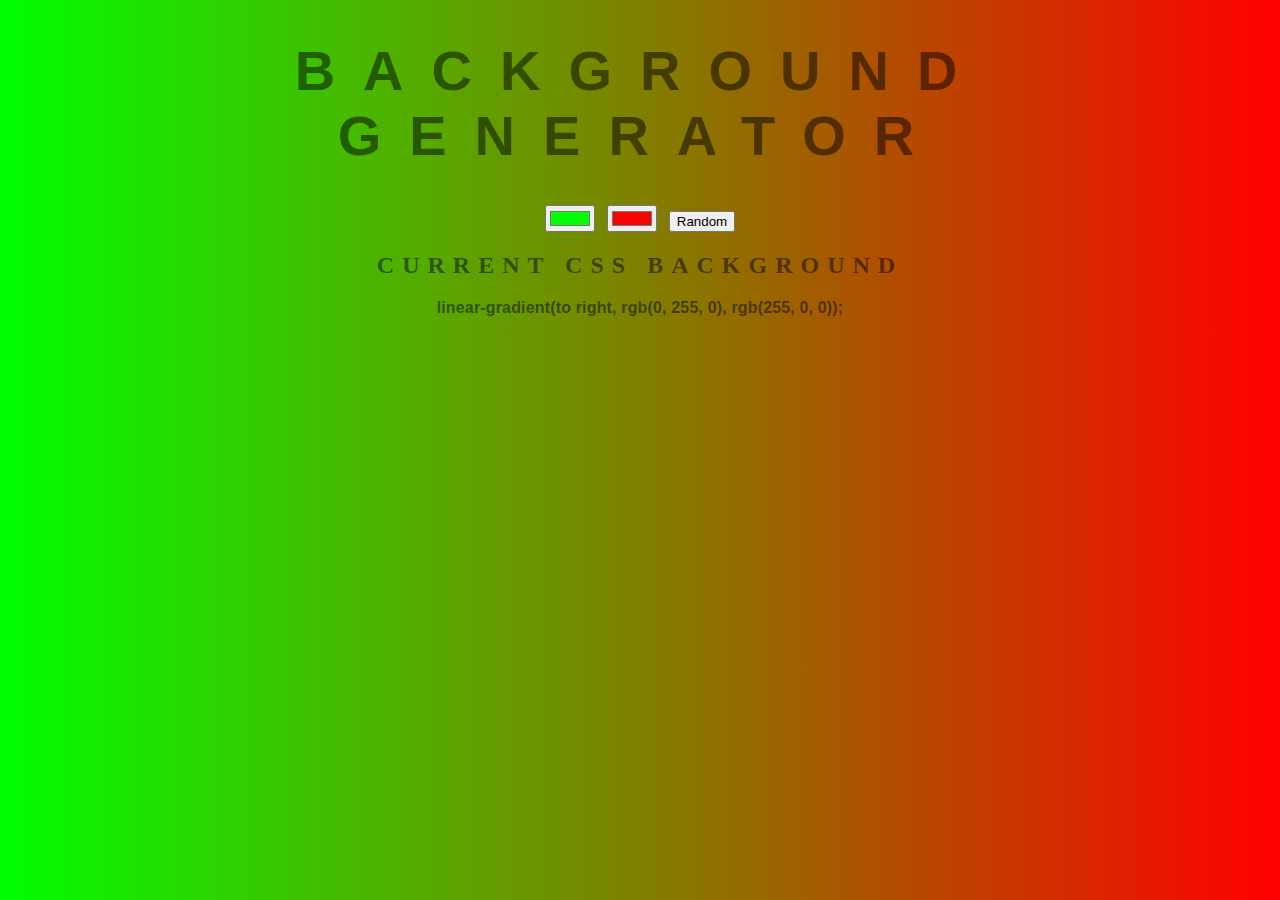
<file: background-generator/index.html>
<!DOCTYPE html>
<html>
<head>
	<title>Gradient Background</title>
	<link rel="stylesheet" type="text/css" href="style.css">
</head>
<body id="gradient">
	<h1>Background Generator</h1>
	<input class="color1" type="color" name="color1" value="#00ff00">
	<input class="color2" type="color" name="color2" value="#ff0000">
	<button id="random">Random</button>
	<h2>Current CSS Background</h2>
	<h3></h3>
	<script type="text/javascript" src="script.js"></script>
</body>
</html>
</file>
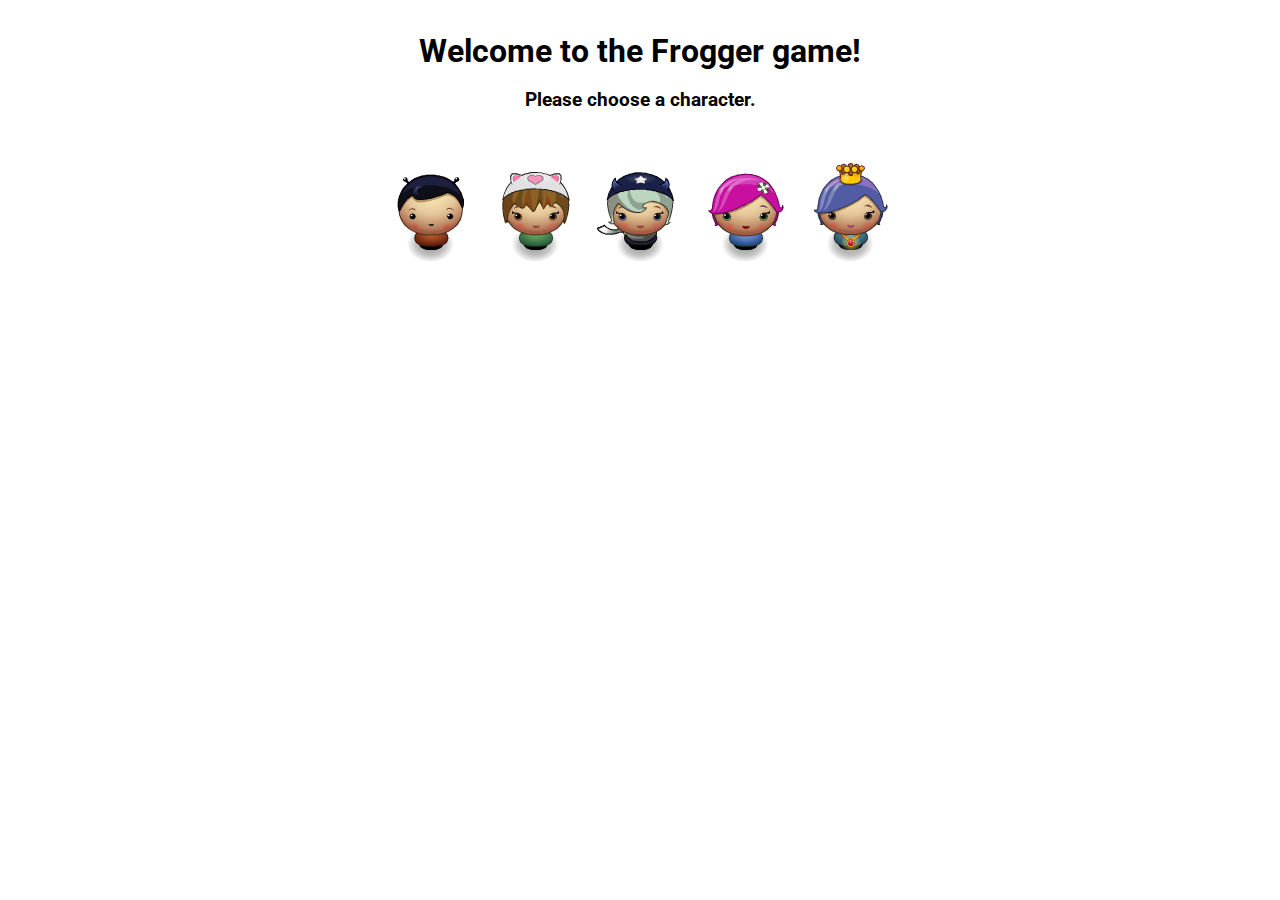
<file: Frogger game/index.html>
<!DOCTYPE html>
<html>
<head>
    <meta charset="UTF-8">
    <title>Effective JavaScript: Frogger</title>
    <link rel="stylesheet" href="css/style.css">
    <link href="https://fonts.googleapis.com/css?family=Roboto" rel="stylesheet">
</head>
<body>
    <div id='welcome'>
      <h1>Welcome to the Frogger game!</h1>
      <h3>Please choose a character.</h3>
      <img src = 'images/char-boy.png'>
      <img src = 'images/char-cat-girl.png'>
      <img src = 'images/char-horn-girl.png'>
      <img src = 'images/char-pink-girl.png'>
      <img src = 'images/char-princess-girl.png'>
    </div>

    <div id="gameWin">
      <h3 id="leveltxt">Level: 0</h3>
      <h3 id="gemstxt">Gems: 0</h3>
      <h3 id='restart'>⟳</h3>
    </div>

    <script src="js/resources.js"></script>
    <script src="js/app.js"></script>
    <script src="js/engine.js"></script>
</body>
</html>
</file>
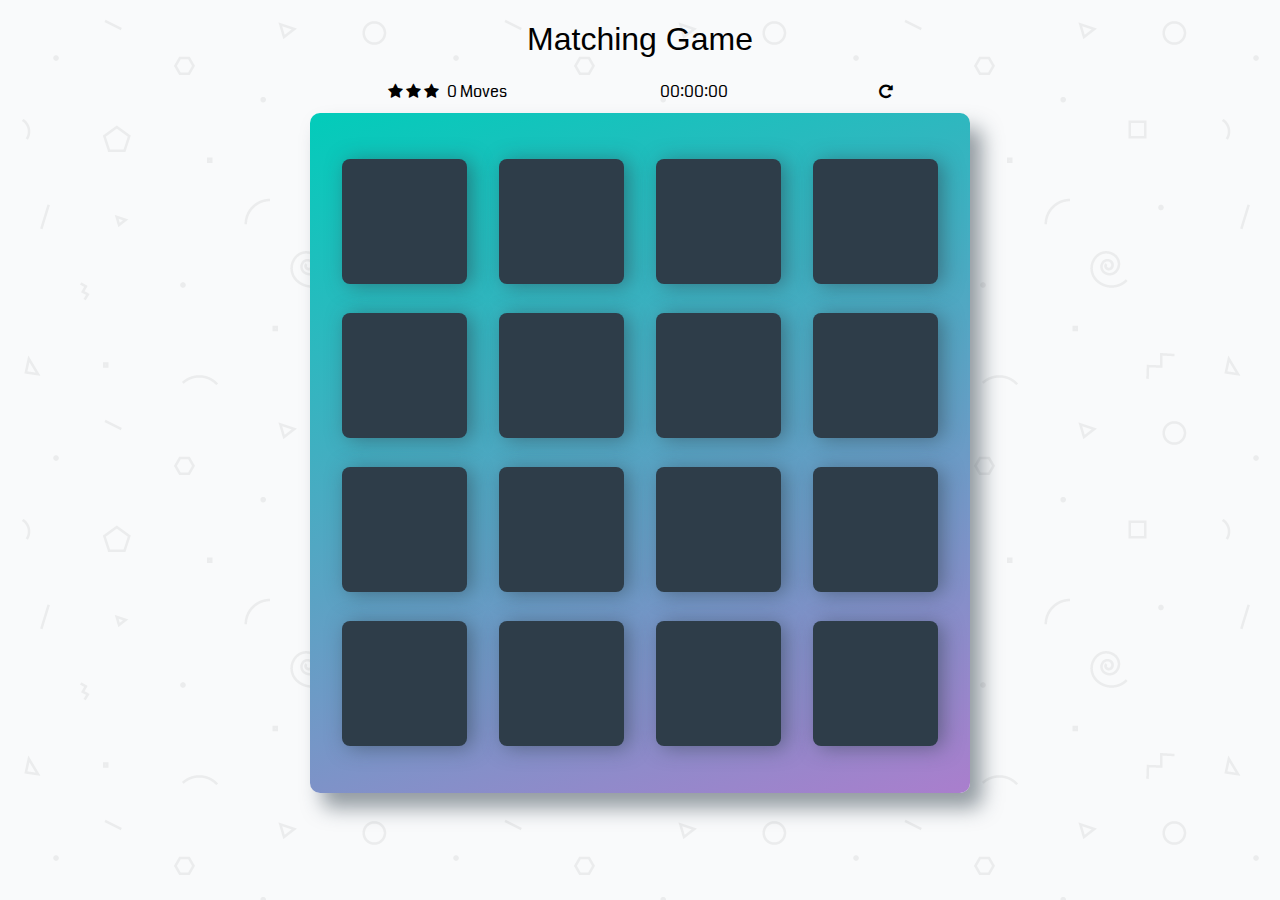
<file: Memory game/index.html>
<!doctype html>
<html lang="en">
<head>
    <meta charset="utf-8">
    <title>Matching Game</title>
    <meta name="description" content="">
    <meta name="viewport" content="width=device-width, initial-scale=1">
    <link rel="stylesheet prefetch" href="https://maxcdn.bootstrapcdn.com/font-awesome/4.6.1/css/font-awesome.min.css">
    <link rel="stylesheet prefetch" href="https://fonts.googleapis.com/css?family=Coda">
    <link rel="stylesheet" href="css/app.css">
</head>
<body>

    <main class="container">
        <header>
            <h1>Matching Game</h1>
        </header>

        <section class="score-panel">
        	<ul class="stars">
        		<li><i class="fa fa-star"></i></li>
        		<li><i class="fa fa-star"></i></li>
        		<li><i class="fa fa-star"></i></li>
        	</ul>

        	<span class="moves">0</span> Moves

          <div class="time" id="basicUsage">00:00:00</div>

          <div class="restart">
        		<i class="fa fa-repeat"></i>
        	</div>
        </section>

        <ul class="deck">
            <li class="card">
                <i class="fa name"></i>
            </li>
            <li class="card">
                <i class="fa name"></i>
            </li>
            <li class="card">
                <i class="fa name"></i>
            </li>
            <li class="card">
                <i class="fa name"></i>
            </li>
            <li class="card">
                <i class="fa name"></i>
            </li>
            <li class="card">
                <i class="fa name"></i>
            </li>
            <li class="card">
                <i class="fa name"></i>
            </li>
            <li class="card">
                <i class="fa name"></i>
            </li>
            <li class="card">
                <i class="fa name"></i>
            </li>
            <li class="card">
                <i class="fa name"></i>
            </li>
            <li class="card">
                <i class="fa name"></i>
            </li>
            <li class="card">
                <i class="fa name"></i>
            </li>
            <li class="card">
                <i class="fa name"></i>
            </li>
            <li class="card">
                <i class="fa name"></i>
            </li>
            <li class="card">
                <i class="fa name"></i>
            </li>
            <li class="card">
                <i class="fa name"></i>
            </li>
        </ul>
    </main>
    <div id="modal_form">
      <h3>Congratulations! You won!</h3>
      <h4 id="wintext1"></h4>
      <h4 id="wintext2"></h4>
      <button>Play again?</button>
    </div>
    <div id="overlay"></div>


    <script type="text/javascript" src="js/easytimer.min.js"></script>
    <script type="text/javascript" src="js/jquery.js"></script>
    <script type="text/javascript" src="js/app.js"></script>

</body>
</html>
</file>
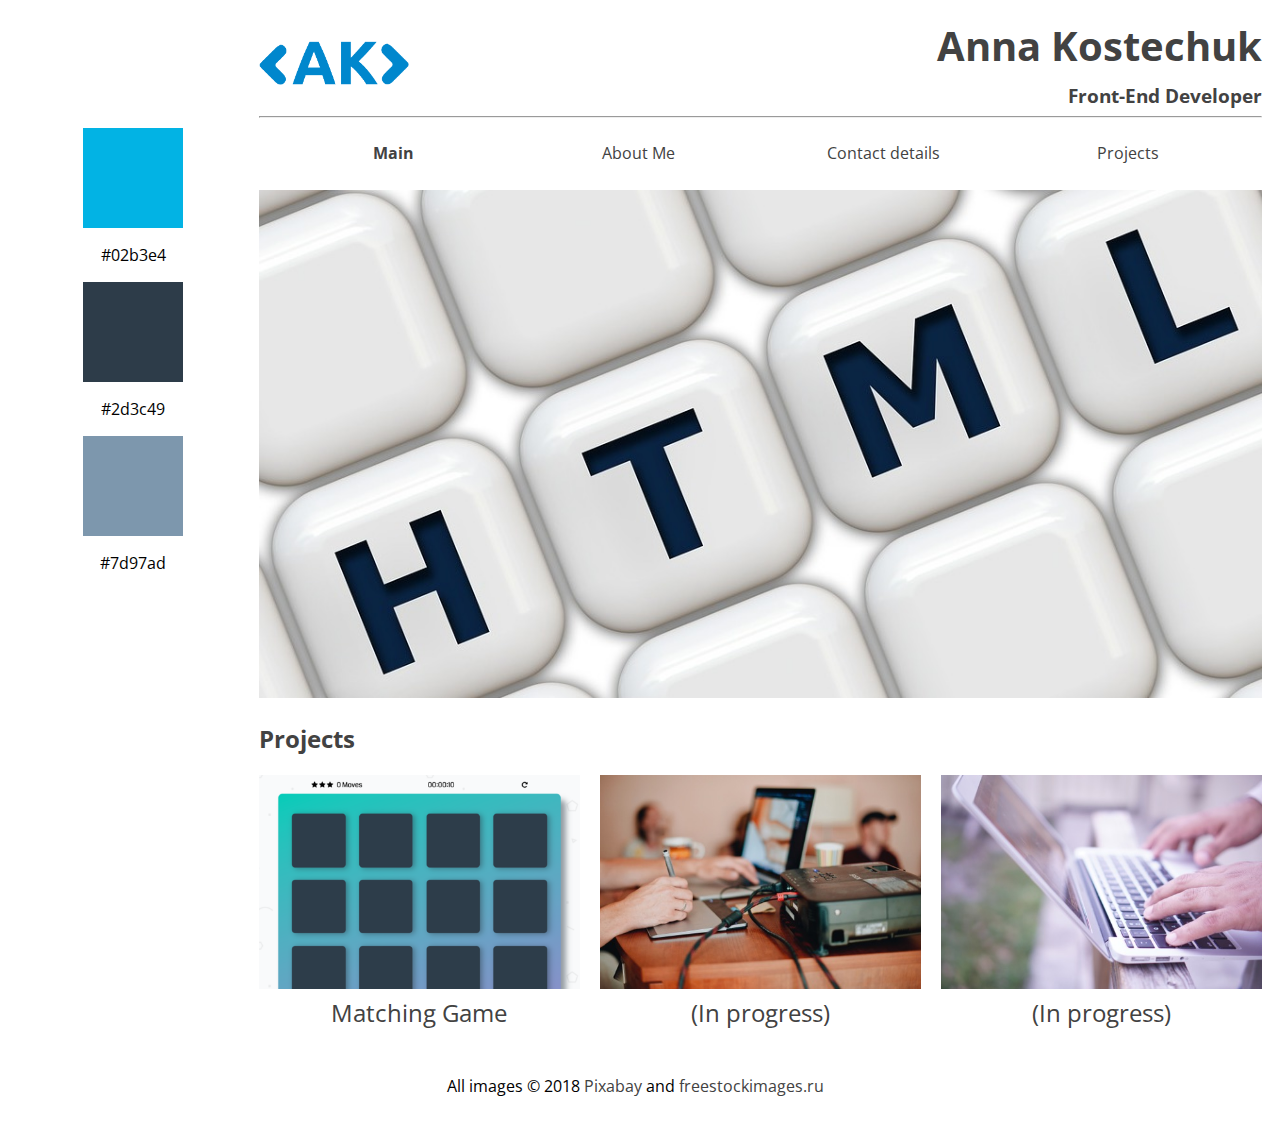
<file: Portfolio/index.html>
<!DOCTYPE html>
<html lang="en">
    <head>
        <meta charset="utf-8">
        <meta name="viewport" content="width=device-width,initial-scale=1">
        <link rel="stylesheet" href="main.css">
        <link href="https://fonts.googleapis.com/css?family=Open+Sans:300" rel="stylesheet">
        <title>My portfolio site</title>
    </head>

    <body id="body">
      <div class="left">
        <div class="colsq">
          <div id="square1"></div>
          <p>#02b3e4</p>
        </div>
        <div class="colsq">
          <div id="square2"></div>
          <p>#2d3c49</p>
        </div>
        <div class="colsq1">
          <div id="square3"></div>
          <p>#7d97ad</p>
        </div>
      </div>

      <div class="right">
        <header>
          <img class="header__logo" src="images/logo.svg" alt="logo">
          <a id="menu" class="header_menu">
            <svg xmlns="http://www.w3.org/2000/svg" viewBox="0 0 24 24">
              <path d="M2 6h20v3H2zm0 5h20v3H2zm0 5h20v3H2z"/>
            </svg>
          </a>
          <h1>
            Anna Kostechuk
          </h1>
          <h3>
            Front-End Developer
          </h3>
          <hr>
        </header>

        <nav id="drawer" class="nav">
          <ul class="nav__list">
            <li class="nav__item"><b>Main</b></li>
            <li class="nav__item"><a href="about.html">About Me</a></li>
            <li class="nav__item"><a href="contact.html">Contact details</a></li>
            <li class="nav__item"><a href="#Projects">Projects</a></li>
          </ul>
        </nav>

        <main>
          <div id="main">
            <picture class="img5">
              <source class="img5" media="(min-width: 750px)" srcset="images/img5_large.jpg">
              <img class="img5" src="images/img5_small.jpg" alt="html">
            </picture>
            <h2>Projects</h2>

            <div id="Projects">
              <div class="projects1">
                <a href="https://github.com/udacity/Appify/" target="_blank">
                  <img class="pic" src="images/MatGame.png" alt="A man work at the computer">Matching Game
                </a>
              </div>
              <div class="projects1">
                <a href="" target="_blank">
                  <img class="pic" src="images/img2.jpg" alt="A man work at the computer">(In progress)
                </a>
              </div>
              <div class="projects2">
                <a href="" target="_blank">
                  <img class="pic" src="images/img1.jpg" alt="A man work at the computer">(In progress)
                </a>
              </div>
            </div>
          </div>
          <hr id="line2">
        </main>
      </div>

      <footer>
        <p>All images © 2018 <a href="https://pixabay.com/" target="_blank">Pixabay</a> and <a href="https://www.freestockimages.ru/" target="_blank">freestockimages.ru</a></p>
      </footer>

      <script>
        var menu = document.querySelector('#menu');
        var main = document.querySelector('main');
        var drawer = document.querySelector('.nav');

        menu.addEventListener('click', function(e) {
          drawer.classList.toggle('open');
          e.stopPropagation();
        });
        main.addEventListener('click', function() {
          drawer.classList.remove('open');
        });
      </script>
    </body>
</html>
</file>
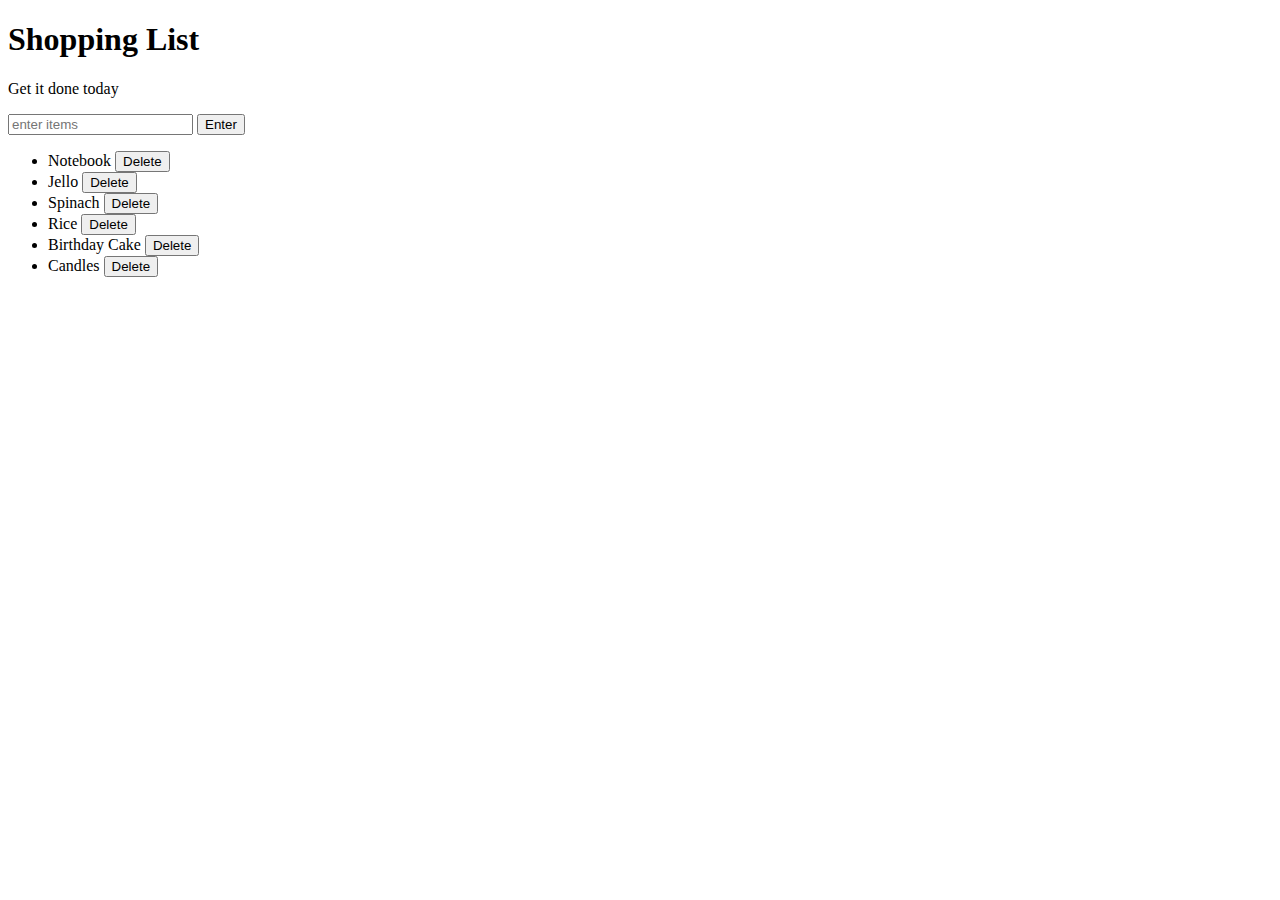
<file: shopping-list/index.html>
<!DOCTYPE html>
<html>
<head>
	<title>Javascript + DOM</title>
	<link rel="stylesheet" type="text/css" href="style.css">
</head>
<body>
	<h1>Shopping List</h1>
	<p id="first">Get it done today</p>
	<input id="userinput" type="text" placeholder="enter items">
	<button id="enter">Enter</button>
	<ul>
		<li>Notebook <button class="delete">Delete</button></li>
		<li>Jello <button class="delete">Delete</button></li>
		<li>Spinach <button class="delete">Delete</button></li>
		<li>Rice <button class="delete">Delete</button></li>
		<li>Birthday Cake <button class="delete">Delete</button></li>
		<li>Candles <button class="delete">Delete</button></li>
	</ul>
	<script type="text/javascript" src="script.js"></script>
</body>
</html>
</file>
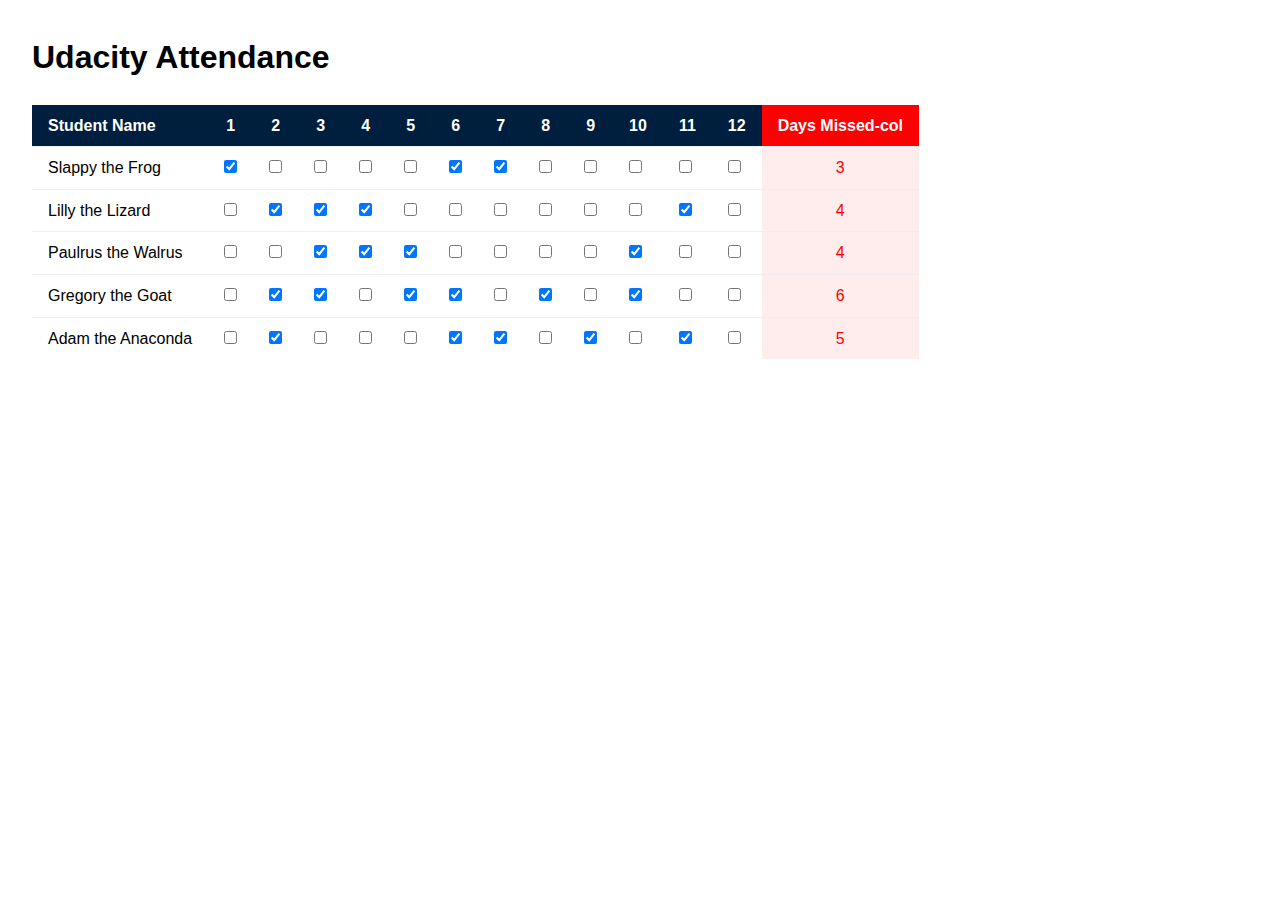
<file: ud989-school-attendance-master/index.html>
<!doctype html>
<html>
    <head>
        <meta charset="utf-8">
        <meta http-equiv="X-UA-Compatible" content="IE=edge">
        <title>Udacity Attendance App</title>
        <meta name="viewport" content="width=device-width, initial-scale=1">

        <link rel="stylesheet" href="css/normalize.css">
        <link rel="stylesheet" href="css/style.css">
    </head>
    <body>
        <h1>Udacity Attendance</h1>

        <table>
            <thead>
                <tr>
                    <th class="name-col">Student Name</th>
                    <th>1</th>
                    <th>2</th>
                    <th>3</th>
                    <th>4</th>
                    <th>5</th>
                    <th>6</th>
                    <th>7</th>
                    <th>8</th>
                    <th>9</th>
                    <th>10</th>
                    <th>11</th>
                    <th>12</th>
                    <th class="missed-col">Days Missed-col</th>
                </tr>
            </thead>
            <tbody>
                
            </tbody>
        </table>

        <script src="https://ajax.googleapis.com/ajax/libs/jquery/2.1.3/jquery.min.js"></script>
        <script src="js/app.js"></script>
    </body>
</html>
</file>
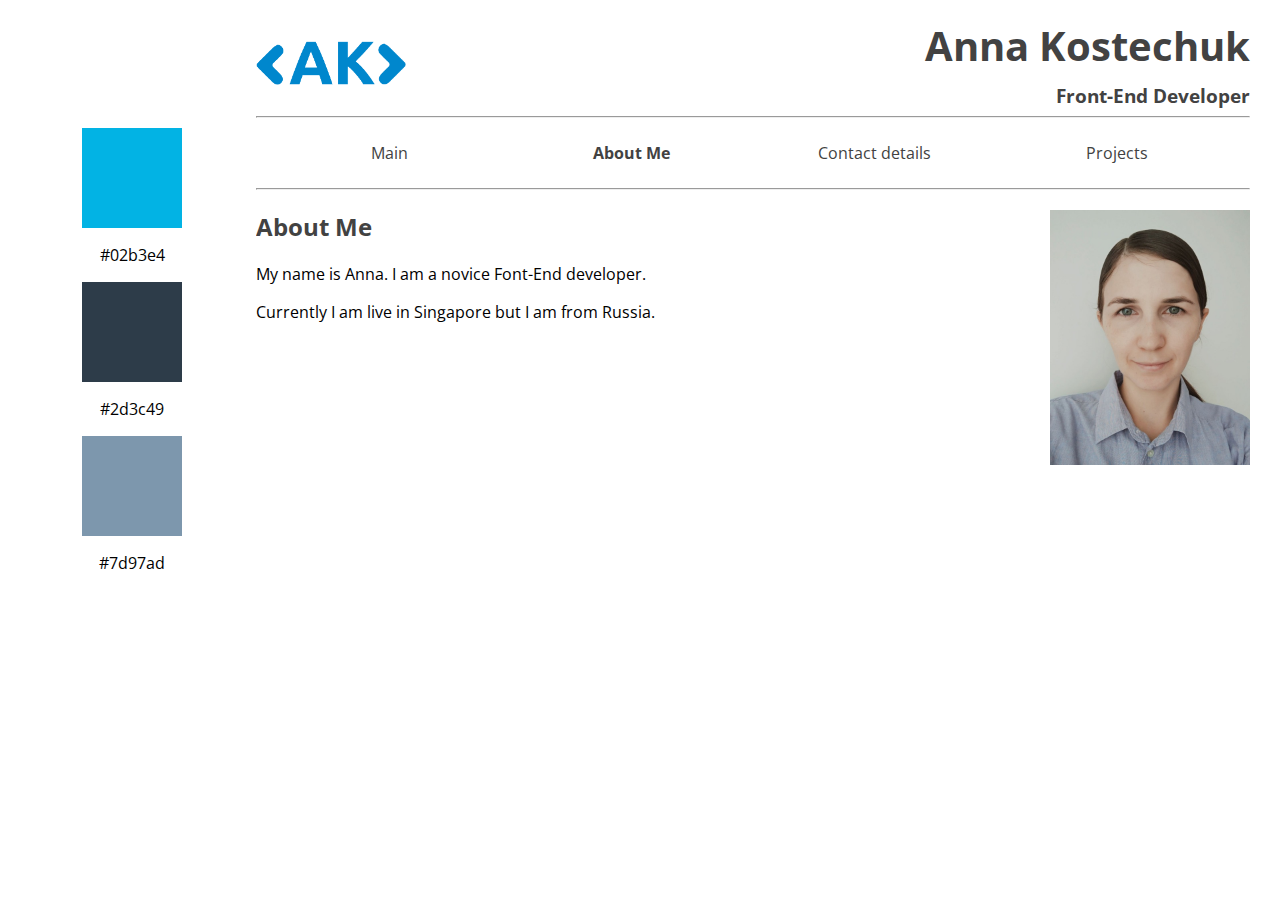
<file: Portfolio/about.html>
<!DOCTYPE html>
<html lang="en">
    <head>
        <meta charset="utf-8">
        <meta name="viewport" content="width=device-width,initial-scale=1">
        <link rel="stylesheet" href="main.css">
        <link href="https://fonts.googleapis.com/css?family=Open+Sans:300" rel="stylesheet">
        <title>About Me</title>
    </head>

    <body class="bodySm">
      <div class="left">
        <div class="colsq">
          <div id="square1"></div>
          <p>#02b3e4</p>
        </div>
        <div class="colsq">
          <div id="square2"></div>
          <p>#2d3c49</p>
        </div>
        <div class="colsq1">
          <div id="square3"></div>
          <p>#7d97ad</p>
        </div>
      </div>

      <div class="right">
        <header>
          <img class="header__logo" src="images/logo.svg" alt="logo">
          <a id="menu" class="header_menu">
            <svg xmlns="http://www.w3.org/2000/svg" viewBox="0 0 24 24">
              <path d="M2 6h20v3H2zm0 5h20v3H2zm0 5h20v3H2z"/>
            </svg>
          </a>
          <h1>
            Anna Kostechuk
          </h1>
          <h3>
            Front-End Developer
          </h3>
          <hr>
        </header>

        <nav id="drawer" class="nav">
          <ul class="nav__list">
            <li class="nav__item"><a href="index.html">Main</a></li>
            <li class="nav__item"><b>About Me</b></li>
            <li class="nav__item"><a href="contact.html">Contact details</a></li>
            <li class="nav__item"><a href="index.html#Projects">Projects</a></li>
          </ul>
          <hr id="line">
        </nav>

        <main>
          <img class="myfoto" src="images/myfoto.jpeg" alt="My foto">
          <h2>About Me</h2>
          <p>My name is Anna. I am a novice Font-End developer.</p>
          <p>Currently I am live in Singapore but I am from Russia.</p>
          <hr id="line2">
        </main>
      </div>

      <script>
        var menu = document.querySelector('#menu');
        var main = document.querySelector('main');
        var drawer = document.querySelector('.nav');

        menu.addEventListener('click', function(e) {
          drawer.classList.toggle('open');
          e.stopPropagation();
        });
        main.addEventListener('click', function() {
          drawer.classList.remove('open');
        });
      </script>
    </body>
</html>
</file>
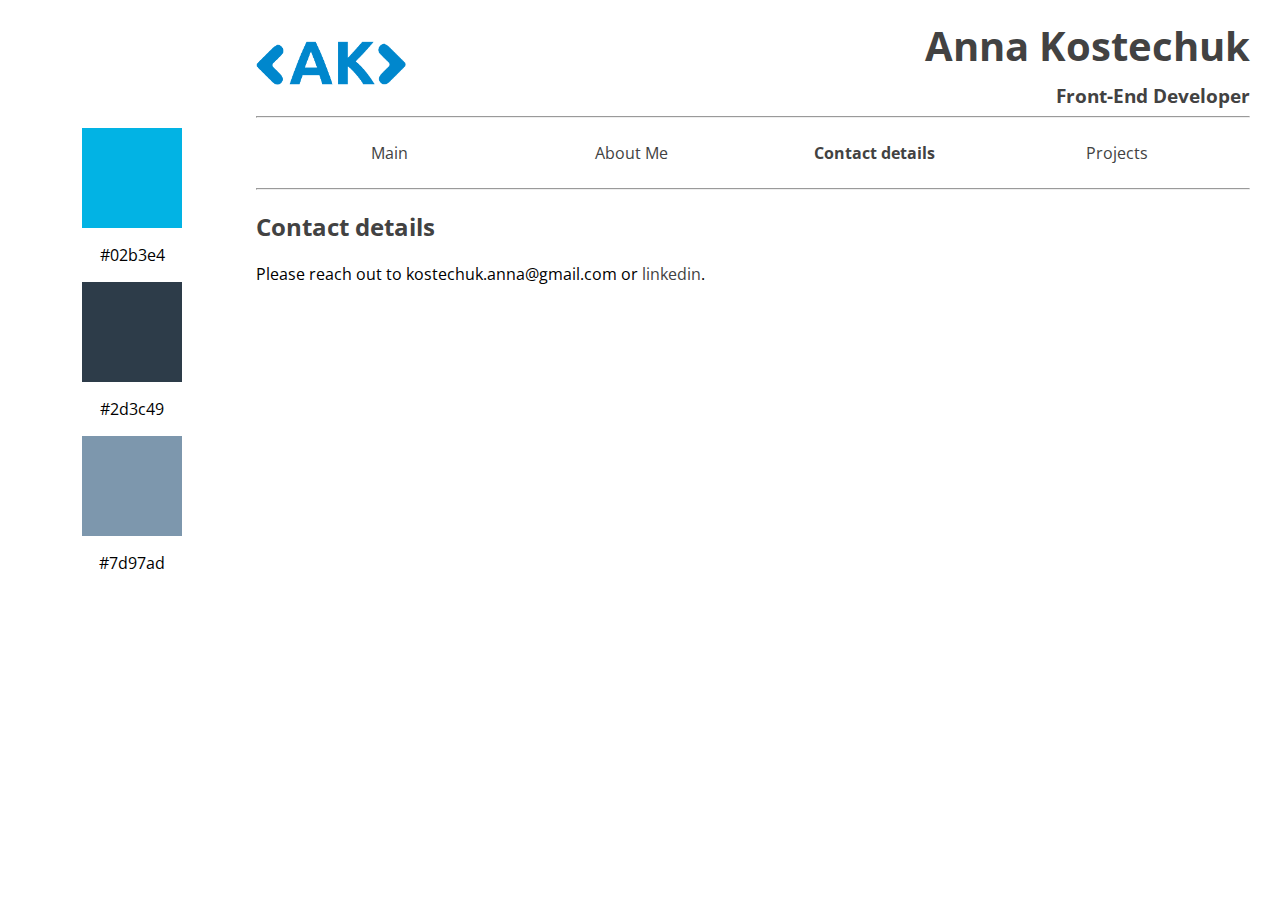
<file: Portfolio/contact.html>
<!DOCTYPE html>
<html lang="en">
    <head>
        <meta charset="utf-8">
        <meta name="viewport" content="width=device-width,initial-scale=1">
        <link rel="stylesheet" href="main.css">
        <link href="https://fonts.googleapis.com/css?family=Open+Sans:300" rel="stylesheet">
        <title>About Me</title>
    </head>

    <body class="bodySm">
      <div class="left">
        <div class="colsq">
          <div id="square1"></div>
          <p>#02b3e4</p>
        </div>
        <div class="colsq">
          <div id="square2"></div>
          <p>#2d3c49</p>
        </div>
        <div class="colsq1">
          <div id="square3"></div>
          <p>#7d97ad</p>
        </div>
      </div>

      <div class="right">

        <header>
          <img class="header__logo" src="images/logo.svg" alt="logo">
          <a id="menu" class="header_menu">
            <svg xmlns="http://www.w3.org/2000/svg" viewBox="0 0 24 24">
              <path d="M2 6h20v3H2zm0 5h20v3H2zm0 5h20v3H2z"/>
            </svg>
          </a>
          <h1>
            Anna Kostechuk
          </h1>
          <h3>
            Front-End Developer
          </h3>
          <hr>
        </header>

        <nav id="drawer" class="nav">
          <ul class="nav__list">
            <li class="nav__item"><a href="index.html">Main</a></li>
            <li class="nav__item"><a href="about.html">About Me</a></li>
            <li class="nav__item"><b>Contact details</b></li>
            <li class="nav__item"><a href="index.html#Projects">Projects</a></li>
          </ul>
          <hr id="line">
        </nav>

        <main>
          <h2>Contact details</h2>
          <p>Please reach out to kostechuk.anna@gmail.com or <a href="https://www.linkedin.com/in/anna-kostechuk-937952163/" target="_blank">linkedin</a>.</p>
          <hr id="line2">
        </main>

      </div>

      <script>
        var menu = document.querySelector('#menu');
        var main = document.querySelector('main');
        var drawer = document.querySelector('.nav');

        menu.addEventListener('click', function(e) {
          drawer.classList.toggle('open');
          e.stopPropagation();
        });
        main.addEventListener('click', function() {
          drawer.classList.remove('open');
        });
      </script>
    </body>
</html>
</file>
<file: background-generator/style.css>
body {
	font: 'Raleway', sans-serif;
    color: rgba(0,0,0,.5);
    text-align: center;
    text-transform: uppercase;
    letter-spacing: .5em;
    top: 15%;
	background: linear-gradient(to right, red , yellow); /* Standard syntax */
}

h1 {
    font: 600 3.5em 'Raleway', sans-serif;
    color: rgba(0,0,0,.5);
    text-align: center;
    text-transform: uppercase;
    letter-spacing: .5em;
    width: 100%;
}

h3 {
	font: 900 1em 'Raleway', sans-serif;
    color: rgba(0,0,0,.5);
    text-align: center;
    text-transform: none;
    letter-spacing: 0.01em;

}
</file>
<file: Frogger game/css/style.css>
body {
    height: 100%;
    text-align: center;
    font-family: 'Roboto', sans-serif;
}

h1, h3 {
    margin: 1em 3em 0 3em;
}

canvas {
    display: none;
}

#gameWin {
    display: none;
    justify-content: center;
}

#welcome {
    display: block;
}
</file>
<file: Memory game/css/app.css>
html {
    box-sizing: border-box;
}

*,
*::before,
*::after {
    box-sizing: inherit;
}

html,
body {
    width: 100%;
    height: 100%;
    margin: 0;
    padding: 0;
}

body {
    background: #ffffff url('../img/geometry2.png'); /* Background pattern from Subtle Patterns */
    font-family: 'Coda', cursive;
}

.container {
    display: flex;
    justify-content: center;
    align-items: center;
    flex-direction: column;
}

h1 {
    font-family: 'Open Sans', sans-serif;
    font-weight: 300;
}

/*
 * Styles for the deck of cards
 */

.deck {
    width: 660px;
    min-height: 680px;
    background: linear-gradient(160deg, #02ccba 0%, #aa7ecd 100%);
    padding: 32px;
    border-radius: 10px;
    box-shadow: 12px 15px 20px 0 rgba(46, 61, 73, 0.5);
    display: flex;
    flex-wrap: wrap;
    justify-content: space-between;
    align-items: center;
    margin: 0 0 3em;
}

.deck .card {
    height: 125px;
    width: 125px;
    background: #2e3d49;
    font-size: 0;
    color: #ffffff;
    border-radius: 8px;
    cursor: pointer;
    display: flex;
    justify-content: center;
    align-items: center;
    box-shadow: 5px 2px 20px 0 rgba(46, 61, 73, 0.5);
}

.deck .card.open {
    transform: rotateY(0);
    background: #02b3e4;
    cursor: default;
}

.deck .card.show {
    font-size: 33px;
}

.deck .card.match {
    cursor: default;
    background: #02ccba;
    font-size: 33px;
    animation: big  1s linear;
}

.deck .card.wrong {
    transform: rotateY(0);
    cursor: default;
    font-size: 33px;
    animation: wrong  1s linear;
    pointer-events: none;
}

@keyframes big {
from {transform: scale(1)}
50% {transform: scale(1.1)}
to {transform: scale(1.1)}
}

@keyframes wrong {
from {transform: scale(1); background: red}
50% {transform: scale(1.1); background: red}
to {transform: scale(1.1); background: red}
}
/*
 * Styles for the Score Panel
 */

.score-panel {
    text-align: left;
    width: 505px;
    margin-bottom: 10px;
}

.score-panel .stars {
    margin: 0;
    padding: 0;
    display: inline-block;
    margin: 0 5px 0 0;
}

.score-panel .time{
    display: inline-block;
    margin: 0 0 0 150px;
}

.score-panel .stars li {
    list-style: none;
    display: inline-block;
}

.score-panel .restart {
    float: right;
    cursor: pointer;
}

button {
    justify-content: center;
    background-color: #02ccba;
    text-align: center;
    font-size: 14px;
    border-radius: 2px;
}

#modal_form {
	width: 300px;
	height: 230px;
	border-radius: 5px;
	background: #fff;
	display: none;
	z-index: 5;
  position: fixed;
	top: 45%;
	left: 50%;
	margin-top: -150px;
	margin-left: -150px;
	padding: 20px 10px;
  text-align: center;
}

#overlay {
	z-index:3;
	position:fixed;
	background-color:#000;
	opacity:0.8;
	-moz-opacity:0.8;
	filter:alpha(opacity=80);
	width:100%;
	height:100%;
	top:0;
	left:0;
	display:none;
}
</file>
<file: Portfolio/main.css>
body {
  width: 98%;
  display: flex;
  flex-wrap: wrap;
  display: -webkit-flex;
  -webkit-flex-flow: row wrap;
  font-family: 'Open Sans', sans-serif;
}

.bodySm {
  width: 97%;
}

.header_menu {
  display: none;
}

footer {
  clear: both;
  margin: 0 auto;
  text-align: center;
}

h1, h3 {
  font-family: 'Open Sans', sans-serif;
  color: #424242;
  text-align: right;
  margin: 1% 0 0 0;
}

h1 {
  font-size: 2.5em;
}

h2 {
  font-family: 'Open Sans', sans-serif;
  color: #424242;
}

.left {
  width: 20%;
  text-align: center;
  position: relative;
}

.right {
  width: 80%;
  position: relative;
}

.header__logo {
  width: 150px;
  height: 50px;
  float: left;
  margin-top: 2%;
}

#square1 {
  margin-top: 120px;
  margin-left: calc((100% - 100px)/2);
  width: 100px;
  height: 100px;
  background: #02b3e4;
}

#square2 {
  margin-left: calc((100% - 100px)/2);
  width: 100px;
  height: 100px;
  background: #2d3c49;
}

#square3 {
  margin-left: calc((100% - 100px)/2);
  width: 100px;
  height: 100px;
  background: #7d97ad;
}

.img5 {
  width: 100%;
}

.projects1 {
  float: left;
  width: 32%;
  margin-right: 2%;
  text-align: center;
}

.projects2 {
  float: left;
  width: 32%;
  margin-right: 0;
  text-align: center;
}

.pic {
  width: 100%;
}

a, b {
  color: #424242;
  text-decoration: none;
}

.projects1, .projects2 a {
  font-size: 1.5em;
  margin-bottom: 3%;
}

a:hover {
  text-decoration: underline;
}

.nav {
  margin-bottom: 1%;
  width: 100%;
  text-align: center;
}

.myfoto {
  width: 200px;
  float: right;
  margin-bottom: 5%;
}

.nav__list {
  width: 100%;
  padding: 0;
  margin: 0;
}

.nav__item {
  box-sizing: border-box;
  display: inline-block;
  width: 24%;
  text-align: center;
  line-height: 24px;
  padding: 15px;
}
.nav a, b {
  text-decoration: none;
  color: #424242;
  font-size: 1em;
}

.nav a:hover {
  text-decoration: underline;
  color: #424242;
}

#line2 {
  display: none;
  width: 100%;
}

@media screen and (max-width: 750px) {
  .left {
    display: flex;
    order: 2;
    width: 100%;
    justify-content: space-around;
  }
  .right {
    order: -1;
    width: 100%;
  }
  footer {
    order: 3;
  }
  #square1 {
    margin-top: 50px;
    width: 75px;
    height: 75px;
    margin-left: 0;
  }

  #square2 {
    margin-top: 50px;
    width: 75px;
    height: 75px;
    margin-left: 0;
  }

  #square3 {
    margin-top: 50px;
    width: 75px;
    height: 75px;
    margin-left: 0;
  }
  .colsq {
    float: left;
    text-align: center;
    margin-right: 10%;
  }
  .colsq1 {
    float: left;
    text-align: center;
  }
  #line2 {
    display: block;
  }
}

@media screen and (max-width: 650px) {
  .header__logo {
    width: 100px;
    height: 30px;
    margin-top: 4%;
  }
  h1 {
    font-size: 2em;
  }
  h1, h3 {
    margin: 1% 2% 0 0;
  }
  .nav {
    z-index: 10;
    background-color: #fff;
    width: 300px;
    position: absolute;
    -webkit-transform: translate(-400px, 0);
    transform: translate(-400px, 0);
  }
  .nav a, b {
    padding: 1em;
  }
  .nav.open {
    position: absolute;
    -webkit-transform: translate(0, 0);
    transform: translate(0, 0);
  }
  .nav__item {
    display: block;
    border-bottom: 1px solid #E0E0E0;
    width: 100%;
    text-align: left;
  }
  .header_menu {
    display: inline-block;
    position: absolute;
    right: 0;
    padding: 1em;
  }
  .header_menu svg {
    width: 32px;
    fill: #424242;
  }
  h1, h3 {
    font-family: 'Open Sans', sans-serif;
    color: #424242;
    text-align: right;
    margin: 1% 17% 0 0;
  }
  #line {
    display: none;
  }
}
</file>
<file: shopping-list/style.css>
.coolTitle {
  text-align: center;
  font-family: 'Oswald', Helvetica, sans-serif;
  font-size: 40px;
  transform: skewY(-10deg);
  letter-spacing: 4px;
  word-spacing: -8px;
  color: tomato;
  text-shadow:
    -1px -1px 0 firebrick,
    -2px -2px 0 firebrick,
    -3px -3px 0 firebrick,
    -4px -4px 0 firebrick,
    -5px -5px 0 firebrick,
    -6px -6px 0 firebrick,
    -7px -7px 0 firebrick,
    -8px -8px 0 firebrick,
    -30px 20px 40px dimgrey;
}

.done {
  text-decoration: line-through;
}

.inline > li, .inline > button{
  display: inline;
}
</file>
<file: ud989-school-attendance-master/css/style.css>
body {
    line-height: 1.6;
    margin: 2em;
}

th {
    background-color: #001f3f;
    color: #fff;
    padding: 0.5em 1em;
}

td {
    border-top: 1px solid #eee;
    padding: 0.5em 1em;
}

input {
    cursor: pointer;
}

/* Column types */
th.missed-col {
    background-color: #f00;
}

td.missed-col {
    background-color: #ffecec;
    color: #f00;
    text-align: center;
}

.name-col {
    text-align: left;
}
</file>
